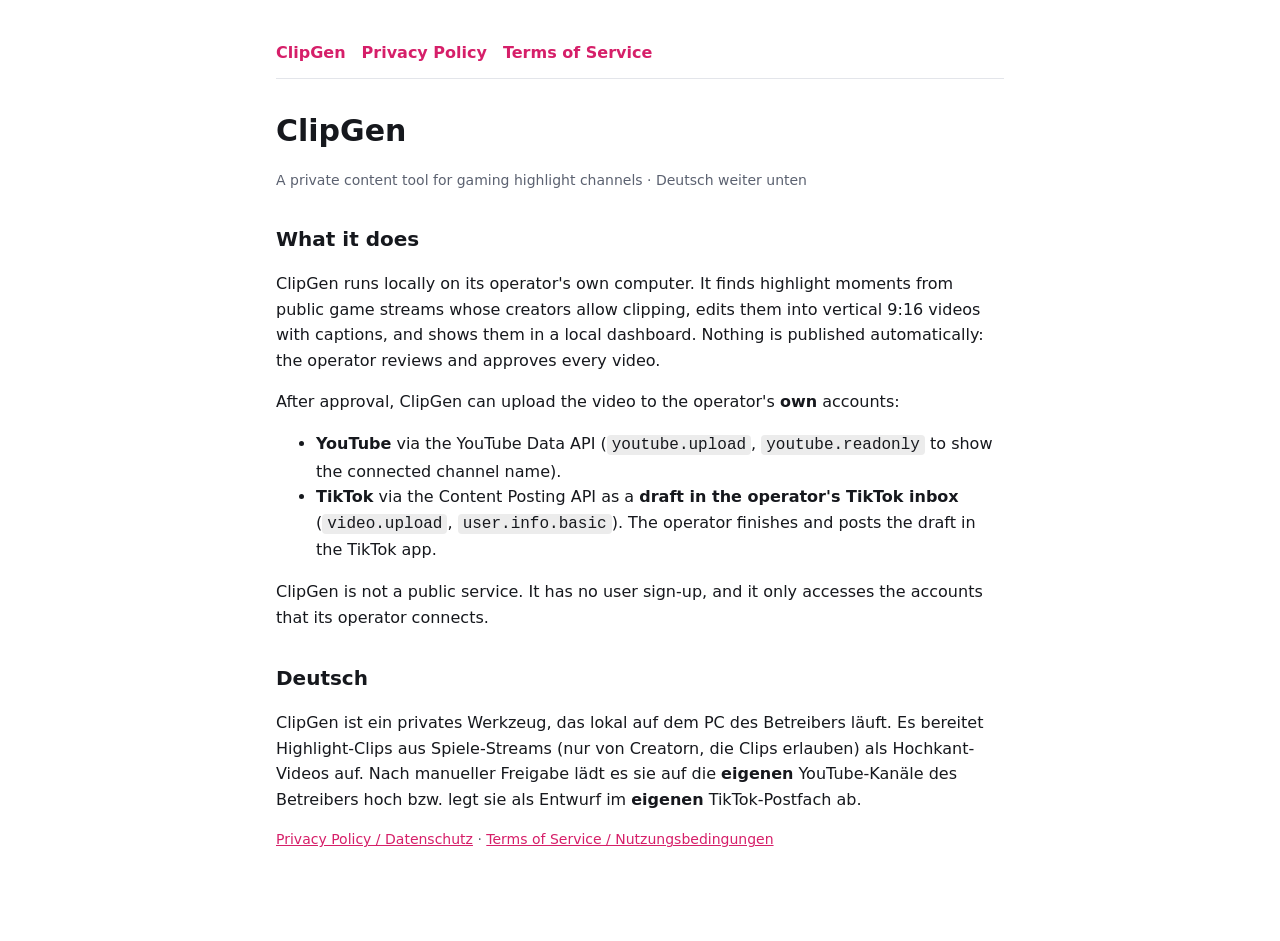
<file: index.html>
<!doctype html>
<html lang="en">
<head>
<meta charset="utf-8">
<meta name="viewport" content="width=device-width, initial-scale=1">
<title>ClipGen</title>
<meta name="description" content="ClipGen is a private desktop tool that prepares vertical gaming highlight videos and uploads them to the operator's own YouTube and TikTok accounts.">
<link rel="stylesheet" href="style.css">
</head>
<body>
<main>
  <nav><a href="index.html">ClipGen</a><a href="privacy.html">Privacy Policy</a><a href="terms.html">Terms of Service</a></nav>
  <h1>ClipGen</h1>
  <p class="muted">A private content tool for gaming highlight channels · Deutsch weiter unten</p>

  <h2>What it does</h2>
  <p>ClipGen runs locally on its operator's own computer. It finds highlight moments from public game streams whose
  creators allow clipping, edits them into vertical 9:16 videos with captions, and shows them in a local dashboard.
  Nothing is published automatically: the operator reviews and approves every video.</p>
  <p>After approval, ClipGen can upload the video to the operator's <b>own</b> accounts:</p>
  <ul>
    <li><b>YouTube</b> via the YouTube Data API (<code>youtube.upload</code>, <code>youtube.readonly</code> to show the connected channel name).</li>
    <li><b>TikTok</b> via the Content Posting API as a <b>draft in the operator's TikTok inbox</b> (<code>video.upload</code>, <code>user.info.basic</code>). The operator finishes and posts the draft in the TikTok app.</li>
  </ul>
  <p>ClipGen is not a public service. It has no user sign-up, and it only accesses the accounts that its operator connects.</p>

  <h2>Deutsch</h2>
  <p>ClipGen ist ein privates Werkzeug, das lokal auf dem PC des Betreibers läuft. Es bereitet Highlight-Clips aus
  Spiele-Streams (nur von Creatorn, die Clips erlauben) als Hochkant-Videos auf. Nach manueller Freigabe lädt es sie auf die
  <b>eigenen</b> YouTube-Kanäle des Betreibers hoch bzw. legt sie als Entwurf im <b>eigenen</b> TikTok-Postfach ab.</p>

  <p class="muted"><a href="privacy.html">Privacy Policy / Datenschutz</a> · <a href="terms.html">Terms of Service / Nutzungsbedingungen</a></p>
</main>
</body>
</html>
</file>
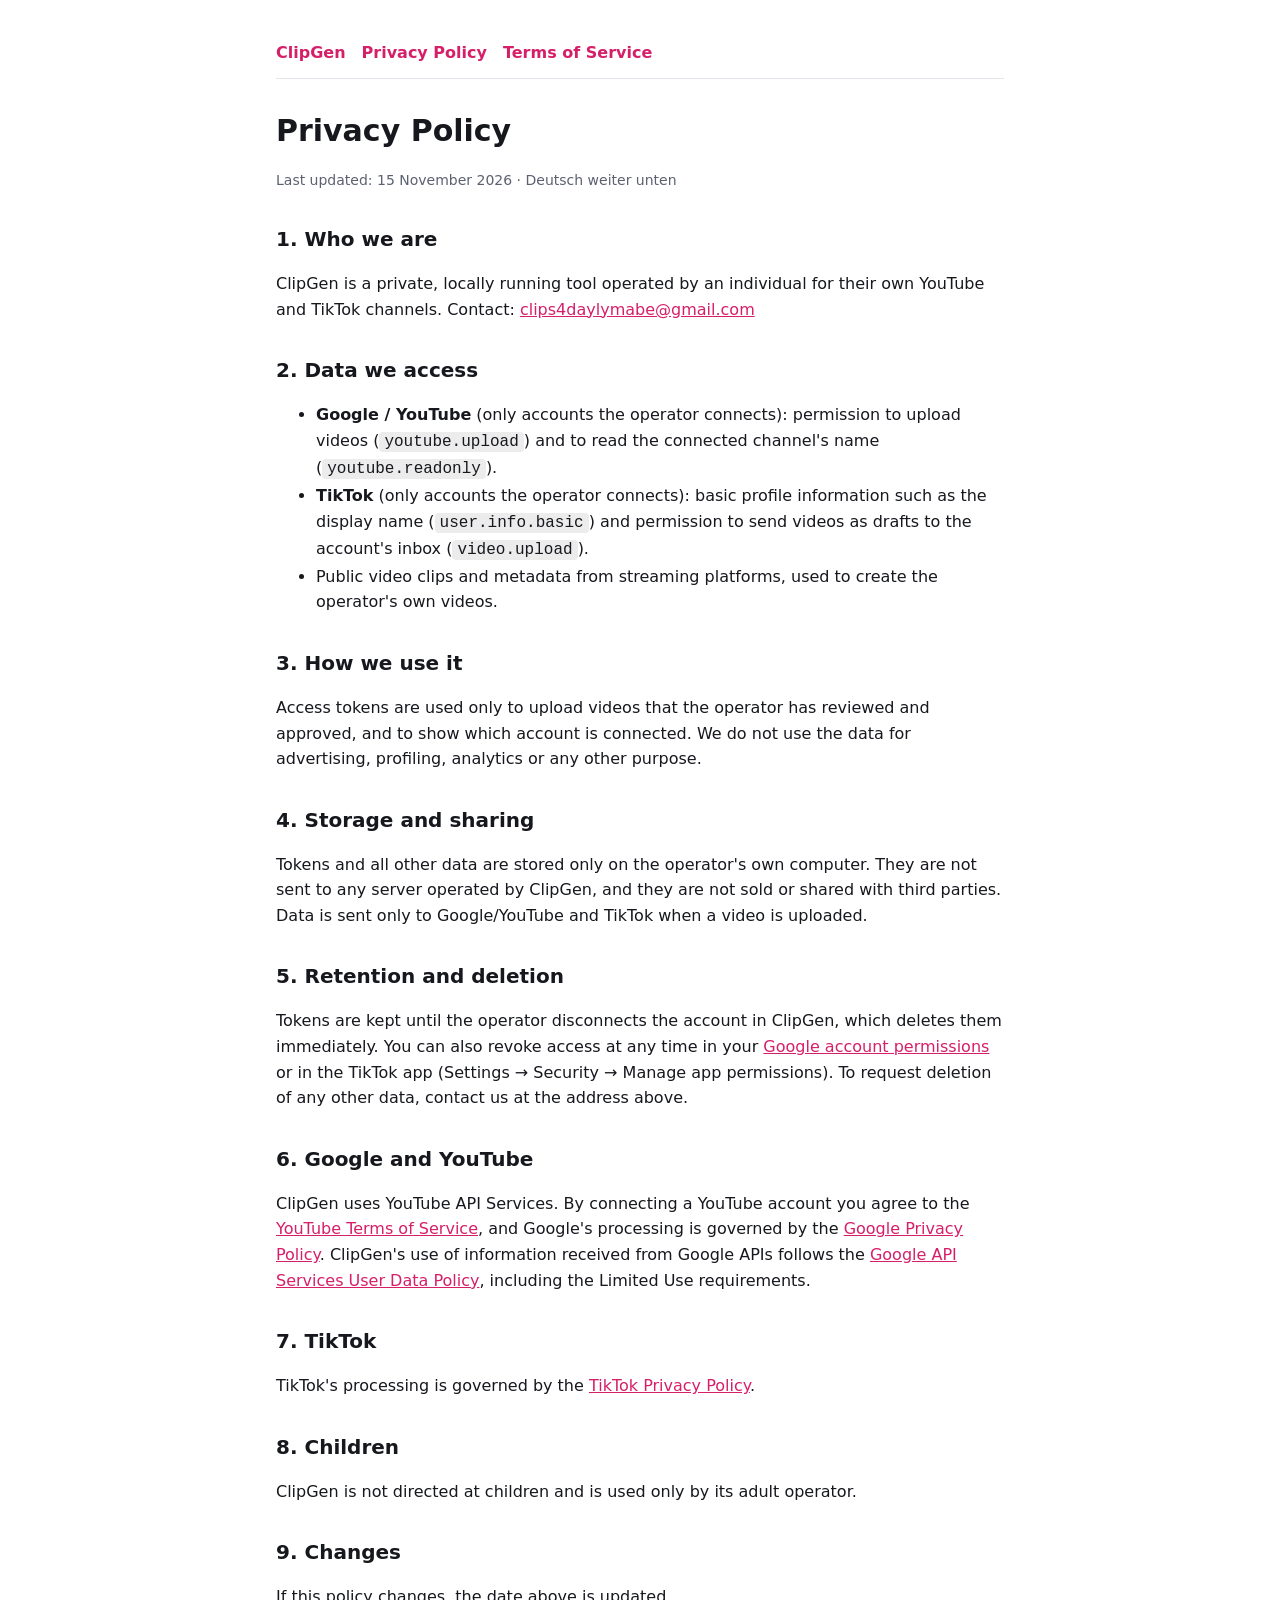
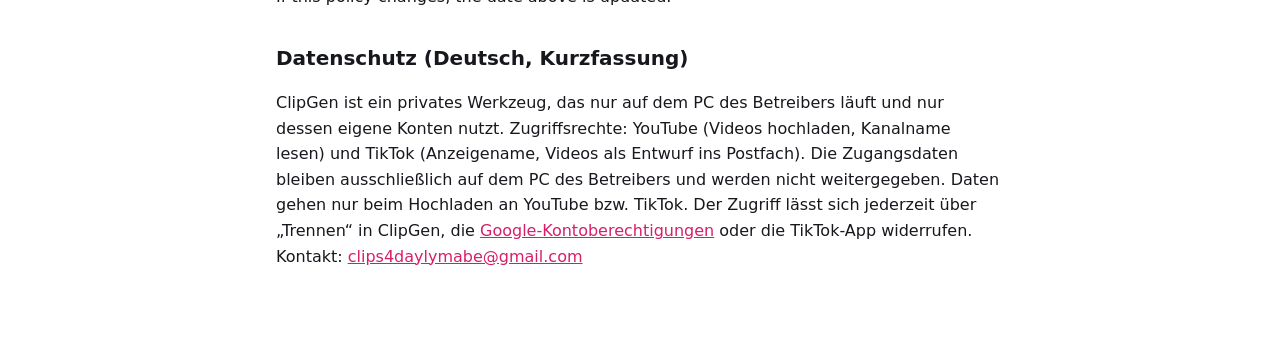
<file: privacy.html>
<!doctype html>
<html lang="en">
<head>
<meta charset="utf-8">
<meta name="viewport" content="width=device-width, initial-scale=1">
<title>ClipGen Privacy Policy</title>
<link rel="stylesheet" href="style.css">
</head>
<body>
<main>
  <nav><a href="index.html">ClipGen</a><a href="privacy.html">Privacy Policy</a><a href="terms.html">Terms of Service</a></nav>
  <h1>Privacy Policy</h1>
  <p class="muted">Last updated: 15 November 2026 · Deutsch weiter unten</p>

  <h2>1. Who we are</h2>
  <p>ClipGen is a private, locally running tool operated by an individual for their own YouTube and TikTok channels.
  Contact: <a href="mailto:clips4daylymabe@gmail.com">clips4daylymabe@gmail.com</a></p>

  <h2>2. Data we access</h2>
  <ul>
    <li><b>Google / YouTube</b> (only accounts the operator connects): permission to upload videos
      (<code>youtube.upload</code>) and to read the connected channel's name (<code>youtube.readonly</code>).</li>
    <li><b>TikTok</b> (only accounts the operator connects): basic profile information such as the display name
      (<code>user.info.basic</code>) and permission to send videos as drafts to the account's inbox (<code>video.upload</code>).</li>
    <li>Public video clips and metadata from streaming platforms, used to create the operator's own videos.</li>
  </ul>

  <h2>3. How we use it</h2>
  <p>Access tokens are used only to upload videos that the operator has reviewed and approved, and to show which account is
  connected. We do not use the data for advertising, profiling, analytics or any other purpose.</p>

  <h2>4. Storage and sharing</h2>
  <p>Tokens and all other data are stored only on the operator's own computer. They are not sent to any server operated by
  ClipGen, and they are not sold or shared with third parties. Data is sent only to Google/YouTube and TikTok when a video
  is uploaded.</p>

  <h2>5. Retention and deletion</h2>
  <p>Tokens are kept until the operator disconnects the account in ClipGen, which deletes them immediately. You can also revoke
  access at any time in your <a href="https://myaccount.google.com/permissions">Google account permissions</a> or in the
  TikTok app (Settings → Security → Manage app permissions). To request deletion of any other data, contact us at the address above.</p>

  <h2>6. Google and YouTube</h2>
  <p>ClipGen uses YouTube API Services. By connecting a YouTube account you agree to the
  <a href="https://www.youtube.com/t/terms">YouTube Terms of Service</a>, and Google's processing is governed by the
  <a href="https://policies.google.com/privacy">Google Privacy Policy</a>.
  ClipGen's use of information received from Google APIs follows the
  <a href="https://developers.google.com/terms/api-services-user-data-policy">Google API Services User Data Policy</a>, including the Limited Use requirements.</p>

  <h2>7. TikTok</h2>
  <p>TikTok's processing is governed by the <a href="https://www.tiktok.com/legal/privacy-policy">TikTok Privacy Policy</a>.</p>

  <h2>8. Children</h2>
  <p>ClipGen is not directed at children and is used only by its adult operator.</p>

  <h2>9. Changes</h2>
  <p>If this policy changes, the date above is updated.</p>

  <h2>Datenschutz (Deutsch, Kurzfassung)</h2>
  <p>ClipGen ist ein privates Werkzeug, das nur auf dem PC des Betreibers läuft und nur dessen eigene Konten nutzt.
  Zugriffsrechte: YouTube (Videos hochladen, Kanalname lesen) und TikTok (Anzeigename, Videos als Entwurf ins Postfach).
  Die Zugangsdaten bleiben ausschließlich auf dem PC des Betreibers und werden nicht weitergegeben. Daten gehen nur beim Hochladen an
  YouTube bzw. TikTok. Der Zugriff lässt sich jederzeit über „Trennen“ in ClipGen, die
  <a href="https://myaccount.google.com/permissions">Google-Kontoberechtigungen</a> oder die TikTok-App widerrufen.
  Kontakt: <a href="mailto:clips4daylymabe@gmail.com">clips4daylymabe@gmail.com</a></p>
</main>
</body>
</html>
</file>
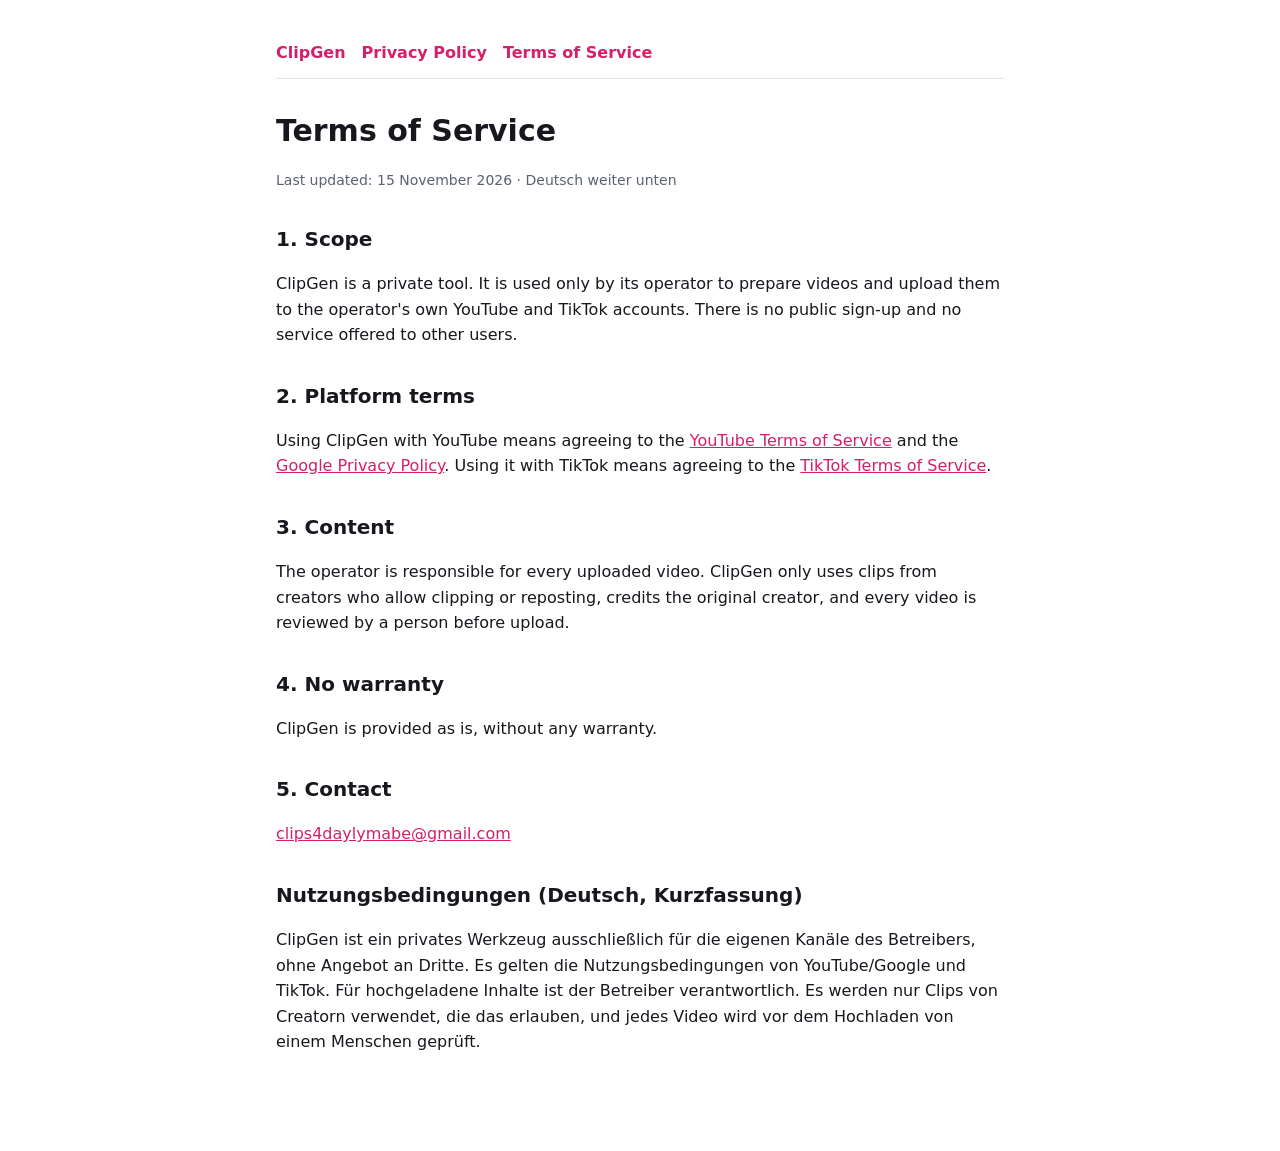
<file: terms.html>
<!doctype html>
<html lang="en">
<head>
<meta charset="utf-8">
<meta name="viewport" content="width=device-width, initial-scale=1">
<title>ClipGen Terms of Service</title>
<link rel="stylesheet" href="style.css">
</head>
<body>
<main>
  <nav><a href="index.html">ClipGen</a><a href="privacy.html">Privacy Policy</a><a href="terms.html">Terms of Service</a></nav>
  <h1>Terms of Service</h1>
  <p class="muted">Last updated: 15 November 2026 · Deutsch weiter unten</p>

  <h2>1. Scope</h2>
  <p>ClipGen is a private tool. It is used only by its operator to prepare videos and upload them to the operator's own
  YouTube and TikTok accounts. There is no public sign-up and no service offered to other users.</p>

  <h2>2. Platform terms</h2>
  <p>Using ClipGen with YouTube means agreeing to the <a href="https://www.youtube.com/t/terms">YouTube Terms of Service</a>
  and the <a href="https://policies.google.com/privacy">Google Privacy Policy</a>. Using it with TikTok means agreeing to the
  <a href="https://www.tiktok.com/legal/terms-of-service">TikTok Terms of Service</a>.</p>

  <h2>3. Content</h2>
  <p>The operator is responsible for every uploaded video. ClipGen only uses clips from creators who allow clipping or
  reposting, credits the original creator, and every video is reviewed by a person before upload.</p>

  <h2>4. No warranty</h2>
  <p>ClipGen is provided as is, without any warranty.</p>

  <h2>5. Contact</h2>
  <p><a href="mailto:clips4daylymabe@gmail.com">clips4daylymabe@gmail.com</a></p>

  <h2>Nutzungsbedingungen (Deutsch, Kurzfassung)</h2>
  <p>ClipGen ist ein privates Werkzeug ausschließlich für die eigenen Kanäle des Betreibers, ohne Angebot an Dritte.
  Es gelten die Nutzungsbedingungen von YouTube/Google und TikTok. Für hochgeladene Inhalte ist der Betreiber verantwortlich.
  Es werden nur Clips von Creatorn verwendet, die das erlauben, und jedes Video wird vor dem Hochladen von einem Menschen geprüft.</p>
</main>
</body>
</html>
</file>
<file: style.css>
:root{--bg:#ffffff;--text:#16181d;--muted:#5b6170;--line:#e3e5ea;--accent:#d61f69}
@media (prefers-color-scheme:dark){:root{--bg:#0b0d12;--text:#e9ecf3;--muted:#8a93a8;--line:#262c3d;--accent:#ff3d8b}}
*{box-sizing:border-box}
body{margin:0;background:var(--bg);color:var(--text);font:16px/1.6 "Segoe UI",system-ui,sans-serif}
main{max-width:760px;margin:0 auto;padding:40px 16px 80px}
h1{font-size:30px;margin:0 0 6px}h2{font-size:20px;margin:32px 0 8px}
a{color:var(--accent)}p,li{color:var(--text)}.muted{color:var(--muted);font-size:14px}
nav{display:flex;gap:16px;flex-wrap:wrap;border-bottom:1px solid var(--line);padding-bottom:12px;margin-bottom:28px}
nav a{text-decoration:none;font-weight:600}
code{background:rgba(127,127,127,.15);padding:1px 5px;border-radius:4px}
</file>
